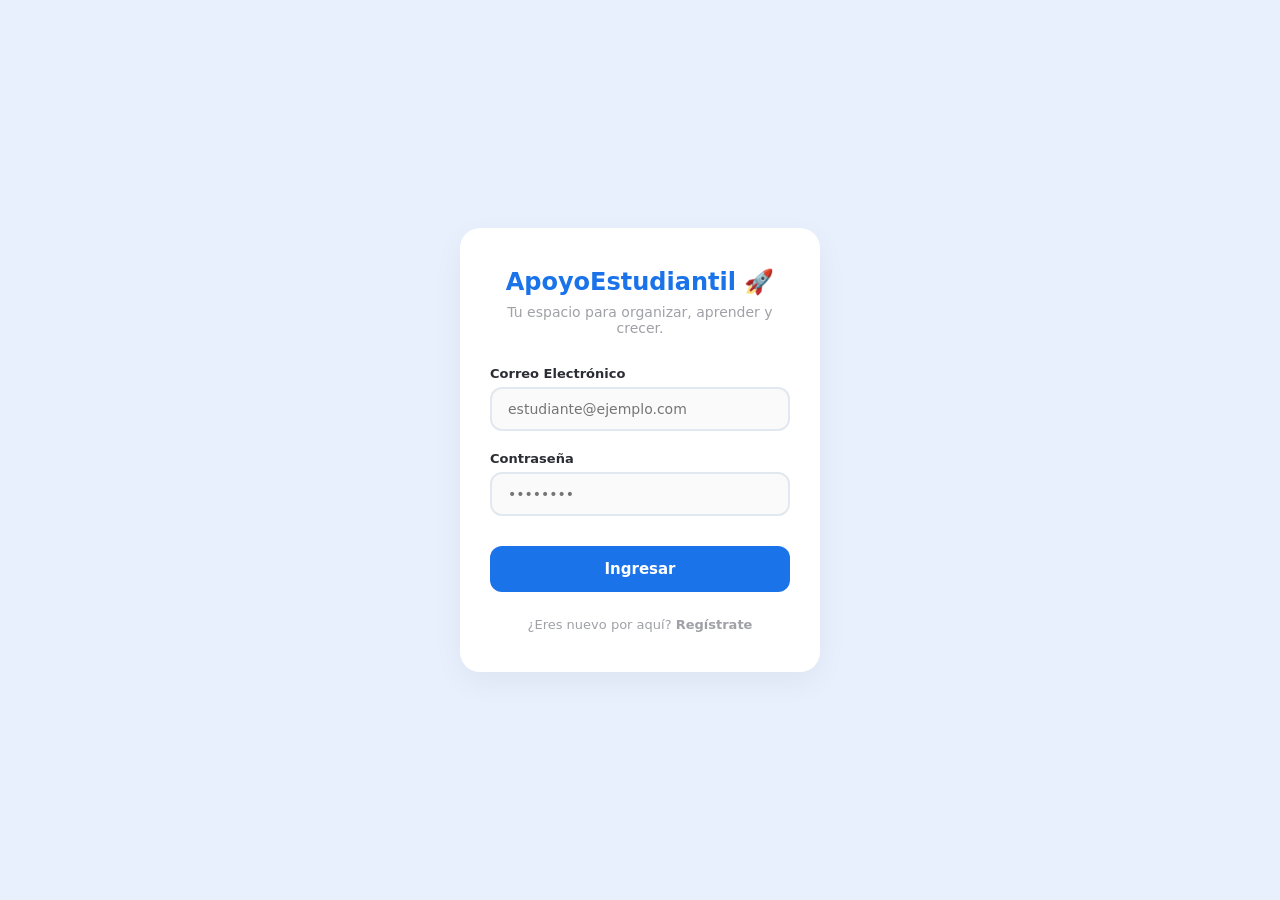
<file: frontend/index.html>
<!DOCTYPE html>
<html lang="es">
<head>
    <meta charset="UTF-8">
    <meta name="viewport" content="width=device-width, initial-scale=1.0">
    <title>Apoyo Estudiantil - Panel Principal</title>
    <style>
        :root {
    --bg-color: #E0F2F1;      /* Turquesa pastel de fondo */
    --text-dark: #004D40;     /* Texto oscuro para contraste */
    --border-color: #B2DFDB;  
    --card-bg: #ffffff;
    
    /* El turquesa vivo lo aplicamos a los hover de las tarjetas */
    --green-pastel: #E0F2F1;
    --green-text: #009688;    /* Turquesa vivo */
    --blue-pastel: #E0F2F1;
    --blue-text: #009688;
    --purple-pastel: #E0F2F1;
    --purple-text: #009688;
}
        * { box-sizing: border-box; margin: 0; padding: 0; }

        body {
            font-family: 'Segoe UI', system-ui, -apple-system, sans-serif;
            background-color: var(--bg-color);
            color: var(--text-dark);
            display: flex;
            align-items: center;
            justify-content: center;
            min-height: 100vh;
            padding: 20px;
        }

        .dashboard-container {
            max-width: 750px;
            width: 100%;
            background: var(--card-bg);
            padding: 40px;
            border-radius: 20px;
            box-shadow: 0 10px 25px rgba(0,0,0,0.05);
            text-align: center;
        }

        h1 {
            font-size: 2.2rem;
            margin-bottom: 10px;
            color: var(--text-dark);
        }

        .welcome-text {
            color: #64748b;
            margin-bottom: 30px;
            font-size: 1.1rem;
        }

        .menu-options {
            display: grid;
            grid-template-columns: repeat(auto-fit, minmax(200px, 1fr));
            gap: 20px;
            margin-bottom: 35px;
        }

        .option-card {
            background: #ffffff;
            border: 2px solid var(--border-color);
            border-radius: 16px;
            padding: 25px 20px;
            text-decoration: none;
            color: var(--text-dark);
            text-align: center;
            transition: all 0.3s ease;
            display: flex;
            flex-direction: column;
            align-items: center;
            justify-content: center;
            gap: 10px;
        }

        .option-card:hover {
            transform: translateY(-5px);
            box-shadow: 0 12px 20px rgba(0,0,0,0.08);
        }

        /* Efectos de color individuales al pasar el mouse */
        .option-test:hover {
            background-color: var(--green-pastel);
            border-color: var(--green-text);
        }

        .option-coach:hover {
            background-color: var(--blue-pastel);
            border-color: var(--blue-text);
        }

        .option-profile:hover {
            background-color: var(--purple-pastel);
            border-color: var(--purple-text);
        }

        .icon-box {
            font-size: 2.2rem;
            margin-bottom: 5px;
        }

        h3 {
            font-size: 1.2rem;
            margin-bottom: 6px;
            color: var(--text-dark);
        }

        p {
            font-size: 0.9rem;
            color: #64748b;
            line-height: 1.4;
        }

        .logout-btn {
            background-color: #fee2e2;
            color: #ef4444;
            border: none;
            padding: 12px 24px;
            font-size: 1rem;
            font-weight: 600;
            border-radius: 10px;
            cursor: pointer;
            transition: all 0.2s ease;
        }

        .logout-btn:hover {
            background-color: #ef4444;
            color: white;
        }
    </style>
    <script>
        // Proteger la ruta antes de renderizar la pantalla
        if (!localStorage.getItem('usuario_id')) {
            window.location.href = 'login.html';
        }
    </script>
</head>
<body class="theme-inicio">

<div class="dashboard-container">
    <h1 id="welcomeTitle">🧠 Apoyo Estudiantil LUZ</h1>
    <p class="welcome-text">¿Qué módulo deseas utilizar el día de hoy?</p>
    
    <div class="menu-options">
        <a href="test_cognitivo.html" class="option-card option-test">
            <div class="icon-box">📊</div>
            <h3>Test de Áreas Cognitivas</h3>
            <p>Evalúa tus capacidades académicas y visualiza tus resultados en una matriz limpia.</p>
        </a>

        <a href="chat.html" class="option-card option-coach">
            <div class="icon-box">🤖</div>
            <h3>Asistente de Gestión Emocional</h3>
            <p>Conversa con la IA, desahoga el estrés académico y procesa tus intenciones.</p>
        </a>

        <a href="datos_person.html" class="option-card option-profile">
            <div class="icon-box">👤</div>
            <h3>Datos Personales</h3>
            <p>Revisa y actualiza tu información de perfil y tu plan activo.</p>
        </a>
    </div>
        
    <button class="logout-btn" onclick="logout()">Cerrar Sesión de forma segura</button>
</div>

<script>
    document.addEventListener("DOMContentLoaded", () => {
        const nombre = localStorage.getItem('usuario_nombre') || "Estudiante";
        document.getElementById('welcomeTitle').innerText = `🧠 ¡Hola, ${nombre}!`;
    });

    function logout() {
        localStorage.clear();
        window.location.href = 'login.html';
    }
</script>
</body>
</html>
</file>
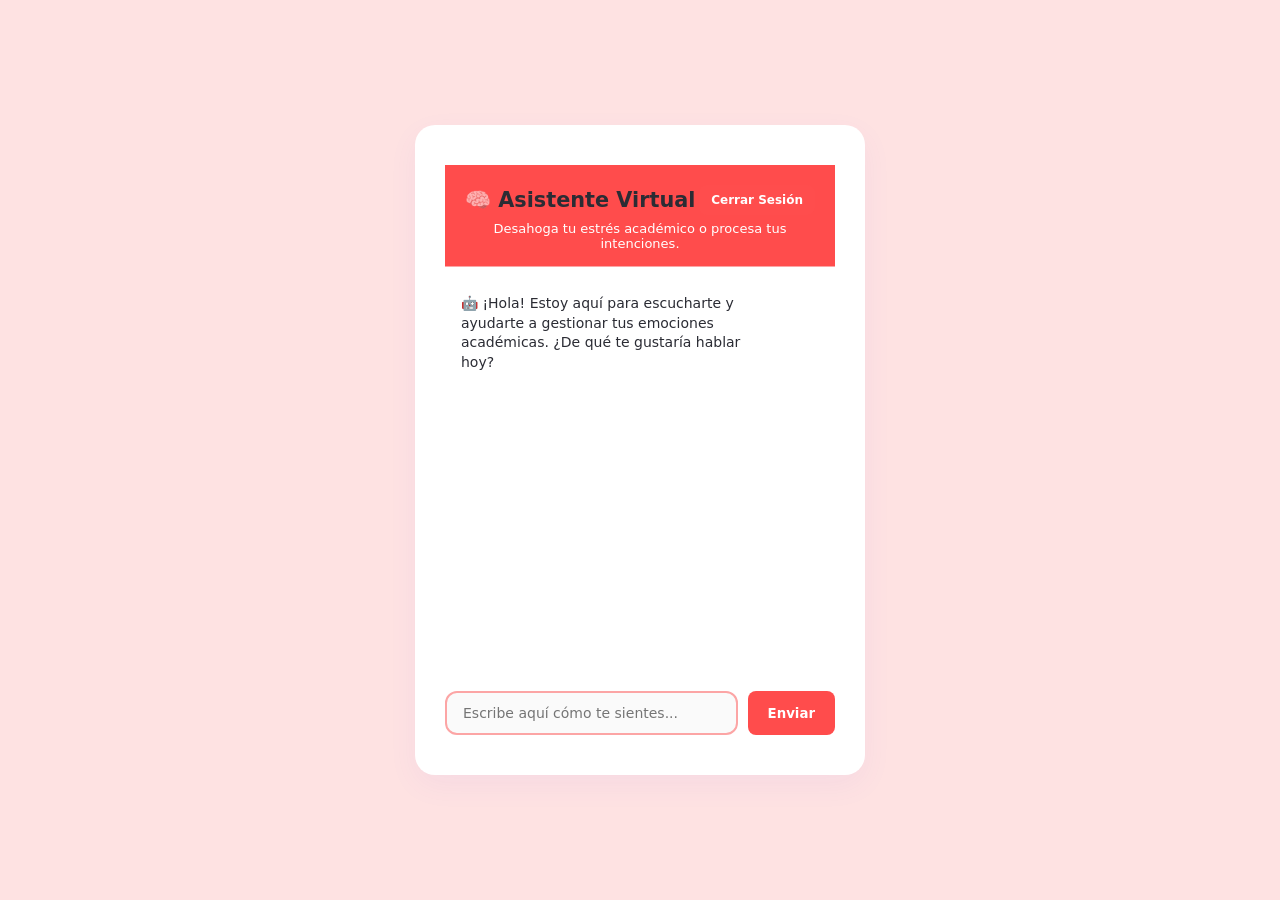
<file: frontend/chat.html>
<!DOCTYPE html>
<html lang="es">
<head>
    <meta charset="UTF-8">
    <meta name="viewport" content="width=device-width, initial-scale=1.0">
    <title>ApoyoEstudiantil | Asistente virtual</title>
    <link rel="stylesheet" href="style.css">
</head>
<body class="theme-asistente">
    <div class="chat-container">
        <header class="chat-header">
            <div class="header-top">
                <h2>🧠 Asistente Virtual</h2>
                <button id="btn-logout" class="logout-btn">Cerrar Sesión</button>
            </div>
            <p style="font-size: 13px; color: var(--text-muted);">Desahoga tu estrés académico o procesa tus intenciones.</p>
        </header>

        <div class="chat-box" id="chatBox">
            <div class="message system-message">
                🤖 ¡Hola! Estoy aquí para escucharte y ayudarte a gestionar tus emociones académicas. ¿De qué te gustaría hablar hoy?
            </div>
        </div>

        <div class="chat-input-area">
            <input type="text" id="userInput" placeholder="Escribe aquí cómo te sientes..." autocomplete="off">
            <button id="sendBtn">Enviar</button>
        </div>
    </div>

    <script src="app.js"></script>
</body>
</html>
</file>
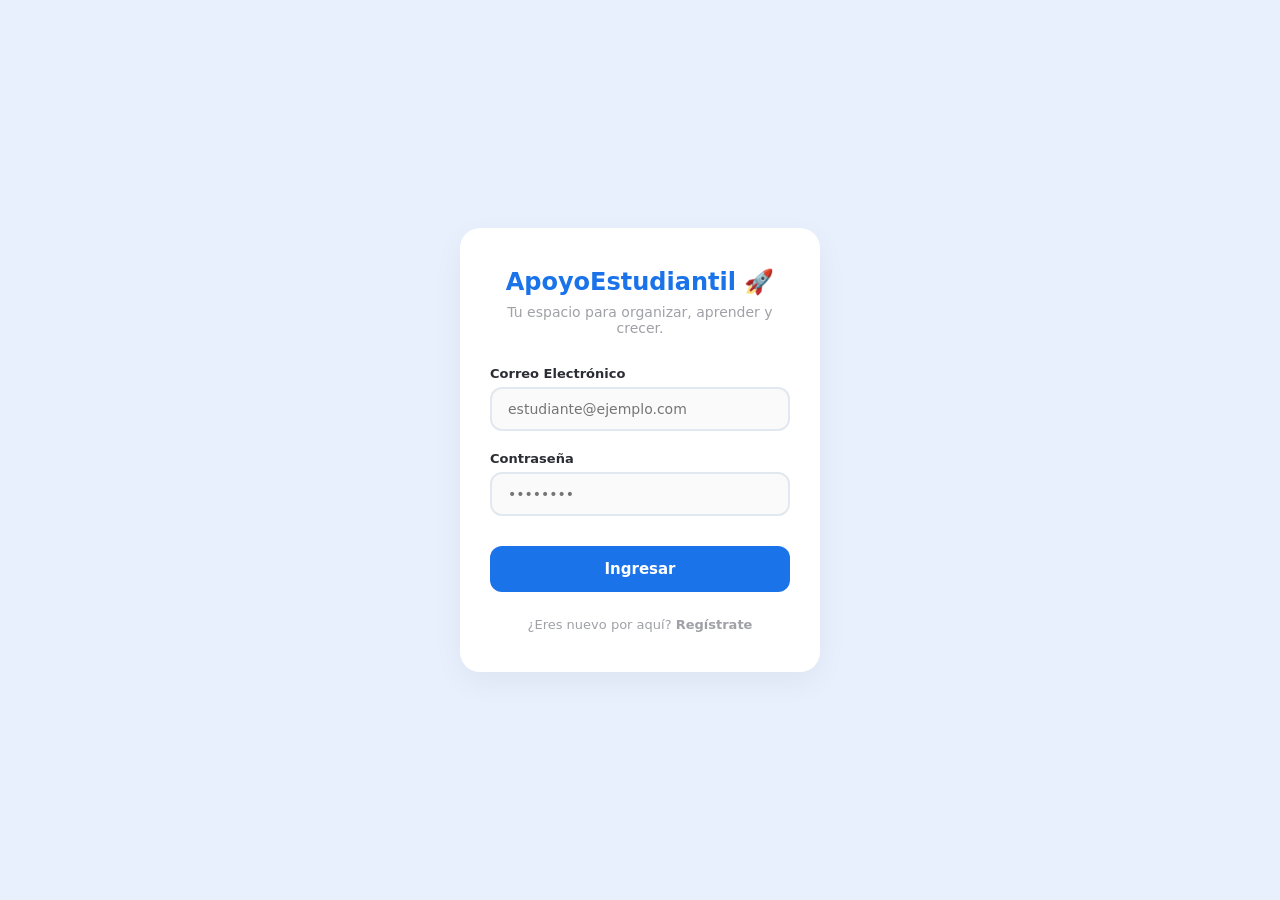
<file: frontend/datos_person.html>
<!DOCTYPE html>
<html lang="es">
<head>
    <meta charset="UTF-8">
    <meta name="viewport" content="width=device-width, initial-scale=1.0">
    <title>ApoyoEstudiantil | Datos personales</title>
    <link rel="stylesheet" href="style.css">
</head>
<body class="theme-datos">
    <div class="perfil-card">
        <div class="header-card">
            <h2>👤 Mis Datos Personales</h2>
            <p>Visualiza o edita tu información de perfil estudiantil.</p>
        </div>
    
        <form id="formPerfil">
            <div class="form-group">
                <label for="perfilNombre">Nombre Completo:</label>
                <input type="text" id="perfilNombre" required disabled>
            </div>

            <div class="form-group">
                <label for="perfilCorreo">Correo Electrónico:</label>
                <input type="email" id="perfilCorreo" readonly style="background-color: #E2E8F0; cursor: not-allowed;">
            </div>

            <div class="form-group">
                <label for="perfilNivel">Rango/Nivel Académico:</label>
                <select id="perfilNivel" required disabled>
                    <option value="Bachillerato">Bachillerato</option>
                    <option value="Pregrado">Universitario</option>
                </select>
            </div>

            <div style="margin-top: 20px; display: flex; flex-direction: column; gap: 8px;">
                <button type="button" id="btnEditar" class="btn-primary-card">✏️ Editar Datos</button>
                <button type="submit" id="btnGuardar" class="btn-primary-card" style="display: none; background-color: var(--secondary-color);">💾 Guardar Cambios</button>
                <button type="button" id="btnCancelar" class="btn-volver" style="display: none; background-color: #A0AEC0; color: white;">❌ Cancelar</button>
            </div>
        </form>

        <hr class="divisor">

        <h3 style="font-size: 15px; margin-bottom: 8px;">📋 Plan Cognitivo Activo</h3>
        <div id="planCognitivoContenedor" class="plan-contenedor"></div>

        <div class="perfil-acciones" style="margin-top: 20px;">
            <button id="btnRegresarMenu" class="btn-volver">🏠 Volver al Menú Principal</button>
        </div>
    </div>

    <script src="inicio.js"></script> 
</body>
</html>
</file>
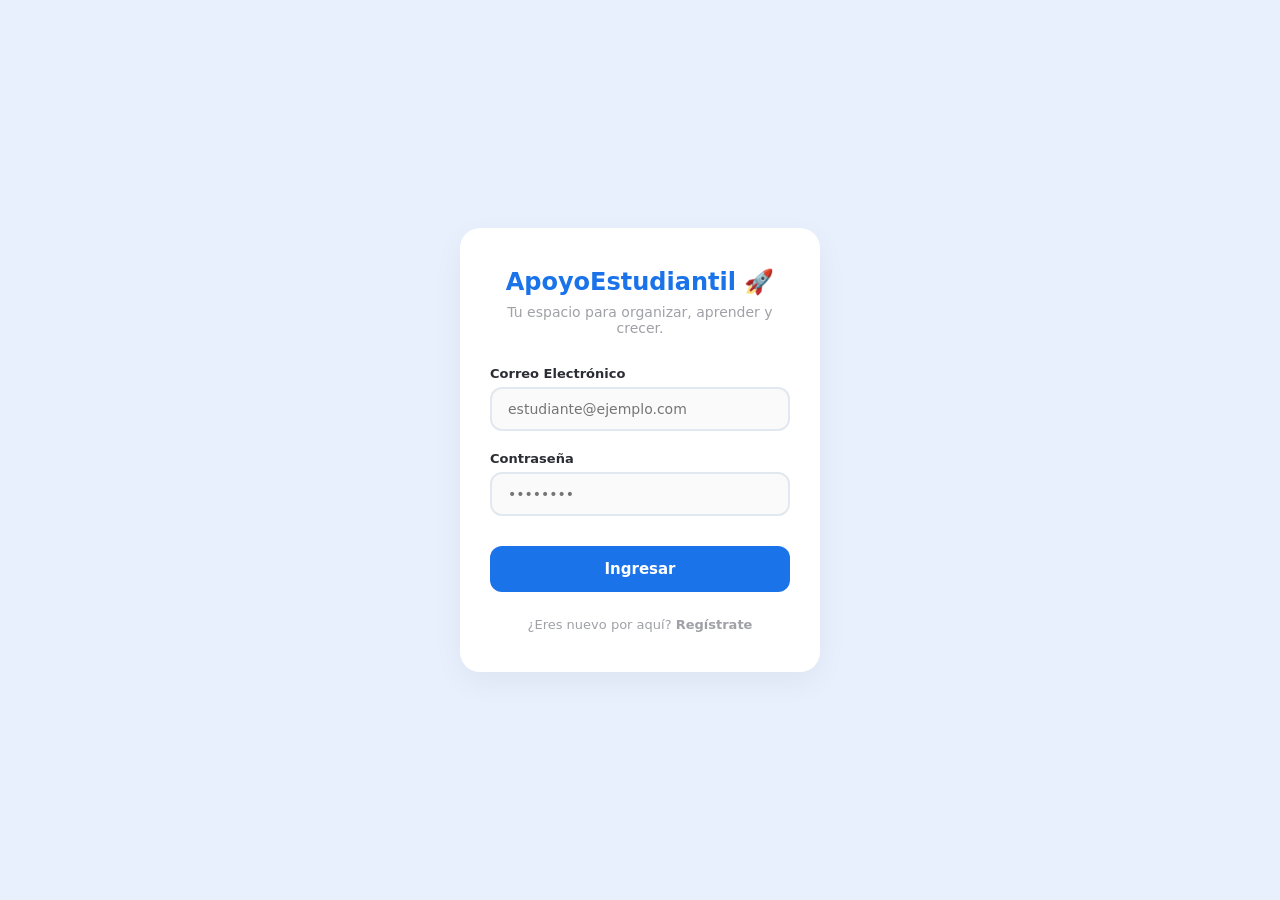
<file: frontend/login.html>
<!DOCTYPE html>
<html lang="es">
<head>
    <meta charset="UTF-8">
    <meta name="viewport" content="width=device-width, initial-scale=1.0">
    <title>ApoyoEstudiantil | Iniciar Sesión</title>
    <link rel="stylesheet" href="login.css">
</head>
<body class="theme-login">
    <div class="login-container">
        <div class="login-card">
            <div class="header">
                <h1>ApoyoEstudiantil 🚀</h1>
                <p>Tu espacio para organizar, aprender y crecer.</p>
            </div>

            <form id="login-form">
                <div class="input-group">
                    <label for="correo">Correo Electrónico</label>
                    <input type="email" id="correo" placeholder="estudiante@ejemplo.com" required>
                </div>

                <div class="input-group">
                    <label for="clave">Contraseña</label>
                    <input type="password" id="clave" placeholder="••••••••" required>
                </div>

                <div id="mensaje-error" style="color: #ff4d4d; margin-bottom: 15px; display: none; text-align: center; font-size: 0.9rem;"></div>

                <button type="submit" id="btn-login" class="btn-primary">Ingresar</button>
            </form>

            <div class="footer">
                <p>¿Eres nuevo por aquí? <a href="registrar.html">Regístrate</a></p>
            </div>
        </div>
    </div>
    
    <script src="login.js"></script>
</body>
</html>
</file>
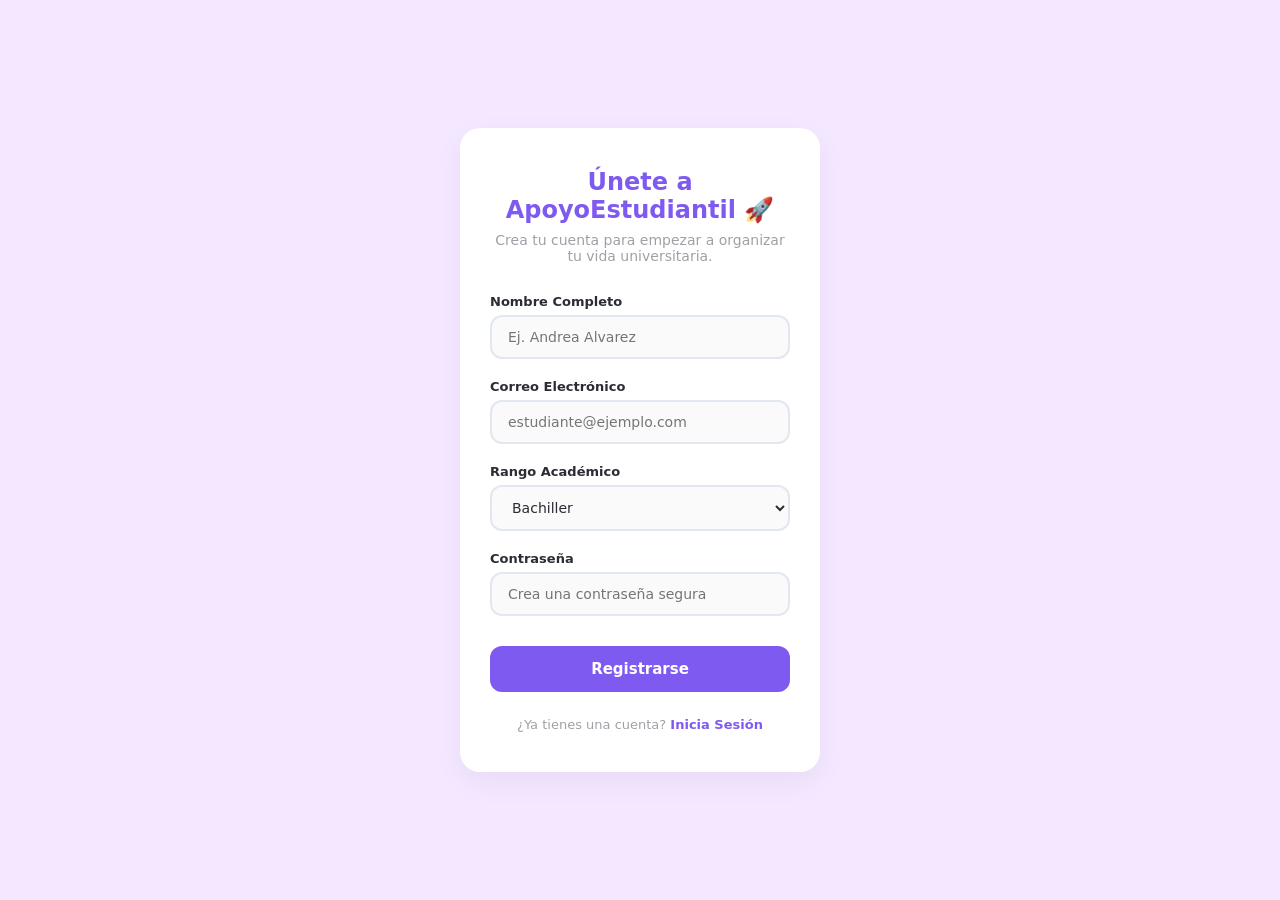
<file: frontend/registrar.html>
<!DOCTYPE html>
<html lang="es">
<head>
    <meta charset="UTF-8">
    <meta name="viewport" content="width=device-width, initial-scale=1.0">
    <title>ApoyoEstudiantil | Registro</title>
    <link rel="stylesheet" href="login.css">
</head>
<body class="theme-registro">
    <div class="login-container">
        <div class="login-card">
            <div class="header">
                <h1>Únete a ApoyoEstudiantil 🚀</h1>
                <p>Crea tu cuenta para empezar a organizar tu vida universitaria.</p>
            </div>

            <form id="registroForm">
                <div class="input-group">
                    <label for="nombre">Nombre Completo</label>
                    <input type="text" id="nombre" placeholder="Ej. Andrea Alvarez" required>
                </div>

                <div class="input-group">
                    <label for="correo">Correo Electrónico</label>
                    <input type="email" id="correo" placeholder="estudiante@ejemplo.com" required>
                </div>

                <div class="input-group">
                    <label for="rango_academico">Rango Académico</label>
                    <select id="rango_academico" required style="padding: 12px 16px; border: 2px solid var(--border-color); border-radius: 12px; font-size: 14px; outline: none; background-color: #FAFAFA; color: var(--text-main);">
                        <option value="Bachiller">Bachiller</option>
                        <option value="Universitario">Universitario</option>
                        <option value="Otro">Otro</option>
                    </select>
                </div>

                <div class="input-group">
                    <label for="contraseña">Contraseña</label>
                    <input type="password" id="password" placeholder="Crea una contraseña segura" required>
                </div>

                <div id="mensajeFeedback" style="margin-bottom: 15px; font-size: 13px; font-weight: 600; text-align: center; display: none;"></div>

                <button type="submit" class="btn-primary">Registrarse</button>
            </form>

            <div class="footer">
                <p>¿Ya tienes una cuenta? <a href="login.html" style="color: var(--primary-color);">Inicia Sesión</a></p>
            </div>
        </div>
    </div>
    
    <script src="registro.js"></script>
</body>
</html>
</file>
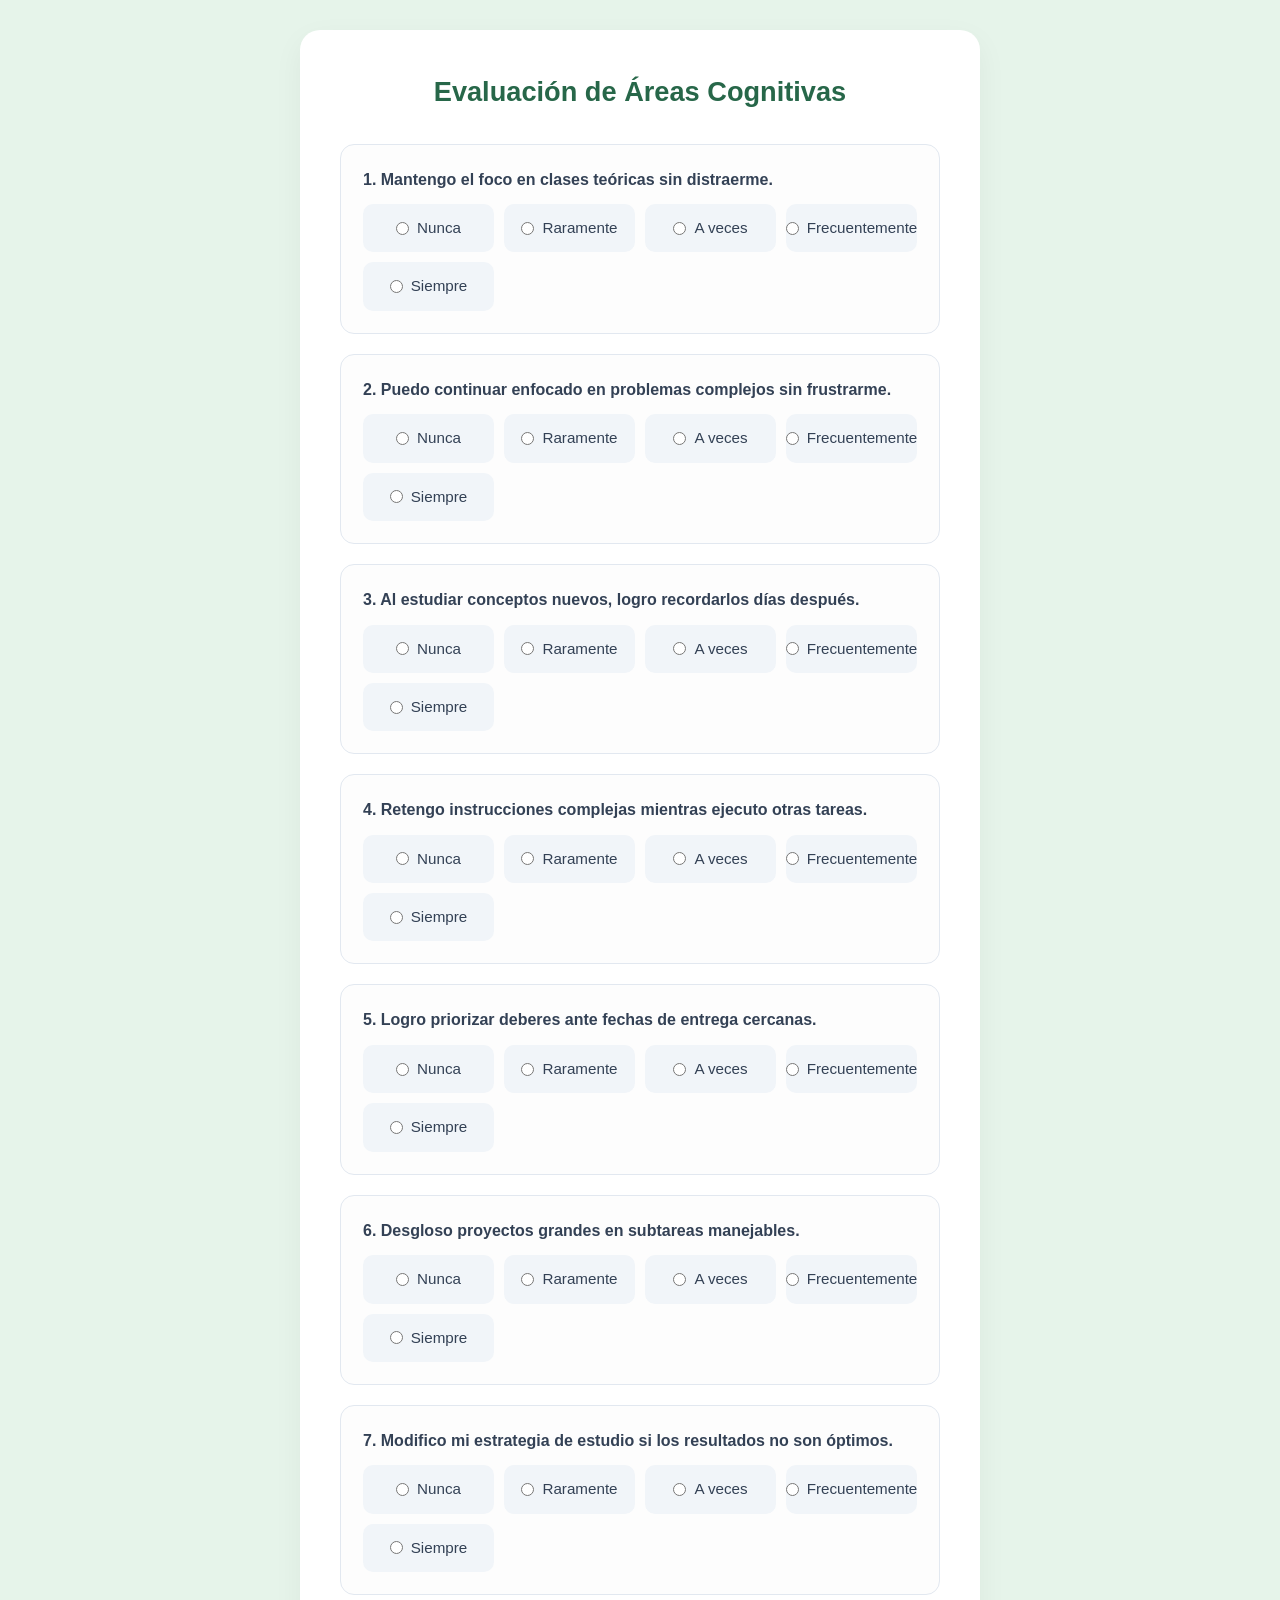
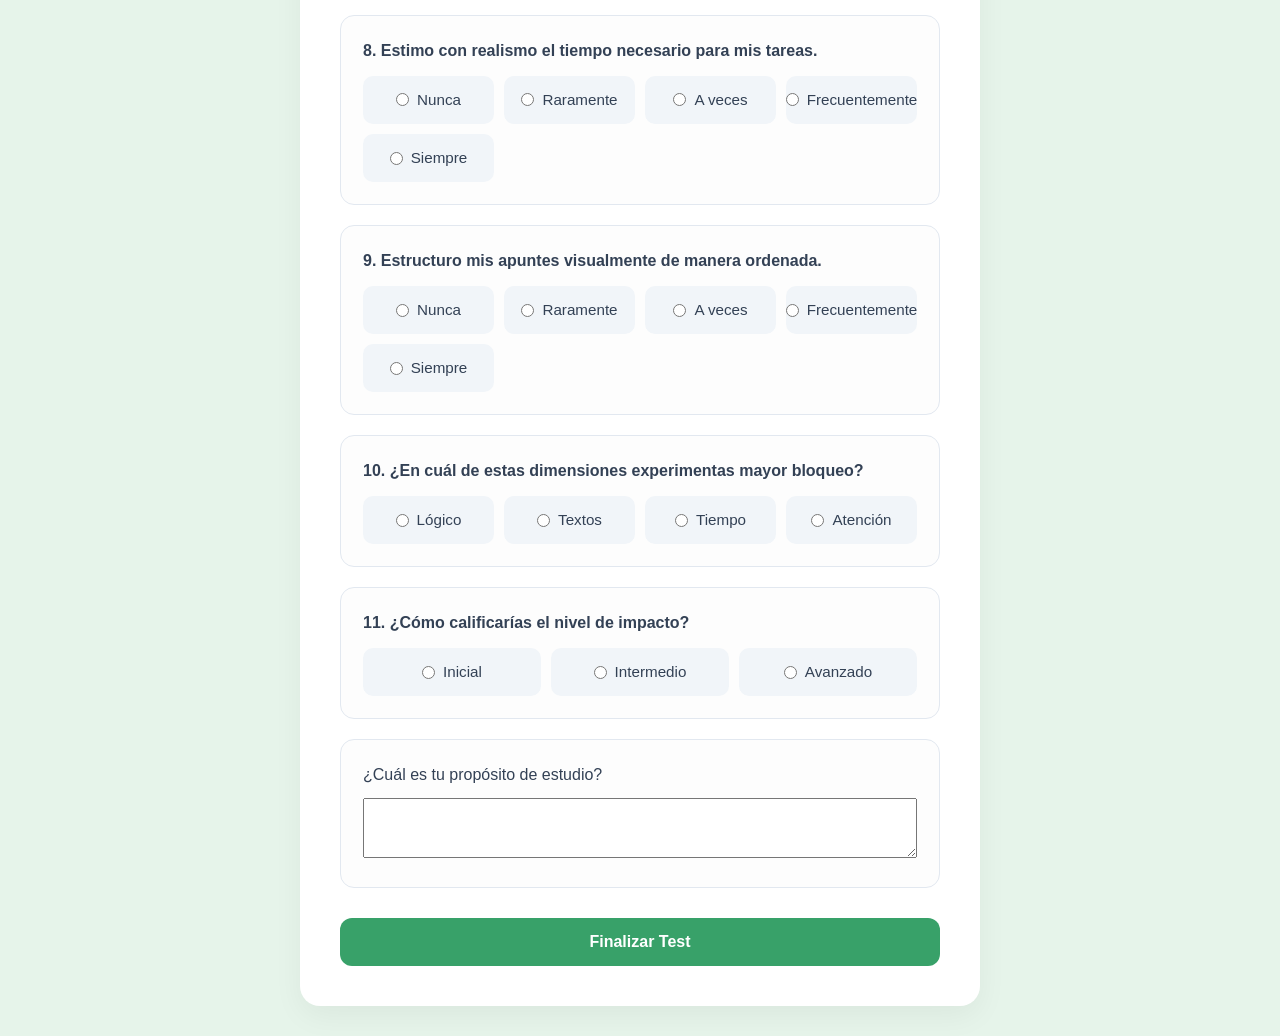
<file: frontend/test_cognitivo.html>
<!DOCTYPE html>
<html lang="es">
<head>
    <meta charset="UTF-8">
    <title>ApoyoEstudiantil - Test</title>
    <link rel="stylesheet" href="test.css">
</head>
<body class="theme-test">
<div class="container">
    <div id="testScreen">
        <h1>Evaluación de Áreas Cognitivas</h1>
        <form id="cognitiveTestForm">
            <div id="preguntasContainer"></div>

            <div class="question-block">
                <p>10. ¿En cuál de estas dimensiones experimentas mayor bloqueo?</p>
                <div class="options-group">
                    <label class="option-label"><input type="radio" name="bloqueo" value="Logico" required> Lógico</label>
                    <label class="option-label"><input type="radio" name="bloqueo" value="Textos" required> Textos</label>
                    <label class="option-label"><input type="radio" name="bloqueo" value="Tiempo" required> Tiempo</label>
                    <label class="option-label"><input type="radio" name="bloqueo" value="Atencion" required> Atención</label>
                </div>
            </div>

            <div class="question-block">
                <p>11. ¿Cómo calificarías el nivel de impacto?</p>
                <div class="options-group">
                    <label class="option-label"><input type="radio" name="nivel" value="Inicial" required> Inicial</label>
                    <label class="option-label"><input type="radio" name="nivel" value="Intermedio" required> Intermedio</label>
                    <label class="option-label"><input type="radio" name="nivel" value="Avanzado" required> Avanzado</label>
                </div>
            </div>

            <div class="question-block">
                <label>¿Cuál es tu propósito de estudio?</label>
                <textarea name="proposito" required style="width:100%; height:60px; margin-top:10px;"></textarea>
            </div>

            <button type="submit" class="btn-action">Finalizar Test</button>
        </form>
    </div>

    <div id="resultsScreen" style="display: none;">
    <h2>Tus Resultados de la Evaluación</h2>
    <div id="diagnostico-container" class="diagnostico-panel" style="display: none;">
        <h3>Perfil de Entrenamiento</h3>
        <p id="diagnostico-texto"></p>
    </div>
    <table>
        <thead>
            <tr>
                <th>Dimensión Cognitiva</th>
                <th>Puntuación</th>
                <th>Estado</th>
            </tr>
        </thead>
        <tbody id="resultsTableBody">
            </tbody>
    </table>

    <div id="contenedor-ejercicios"></div>
    <div class="actions-container">
        <button id="btnVolverInicio" class="btn-inicio">🏠 Volver al Inicio</button>
    </div>
</div>

<script>
    const bancoPreguntas = [
        "1. Mantengo el foco en clases teóricas sin distraerme.",
        "2. Puedo continuar enfocado en problemas complejos sin frustrarme.",
        "3. Al estudiar conceptos nuevos, logro recordarlos días después.",
        "4. Retengo instrucciones complejas mientras ejecuto otras tareas.",
        "5. Logro priorizar deberes ante fechas de entrega cercanas.",
        "6. Desgloso proyectos grandes en subtareas manejables.",
        "7. Modifico mi estrategia de estudio si los resultados no son óptimos.",
        "8. Estimo con realismo el tiempo necesario para mis tareas.",
        "9. Estructuro mis apuntes visualmente de manera ordenada."
    ];

    const container = document.getElementById('preguntasContainer');
    bancoPreguntas.forEach((pregunta, index) => {
        container.innerHTML += `
            <div class="question-block">
                <p>${pregunta}</p>
                <div class="options-group">
                    ${['Nunca','Raramente','A veces','Frecuentemente','Siempre'].map(op => `
                        <label class="option-label"><input type="radio" name="p${index+1}" value="${op}" required> ${op}</label>
                    `).join('')}
                </div>
            </div>
        `;
    });

    document.getElementById('cognitiveTestForm').addEventListener('submit', async (e) => {
        e.preventDefault();
        
        // Obtenemos el ID real almacenado cuando la persona hizo login
        const usuarioActivoId = localStorage.getItem("usuario_id");
        if (!usuarioActivoId) {
            alert("Tu sesión ha expirado o no has iniciado sesión. Serás redirigido.");
            window.location.href = "login.html";
            return;
        }

        const formData = new FormData(e.target);
        const respuestas = {};
        for(let i=1; i<=9; i++) respuestas[`p${i}`] = formData.get(`p${i}`);

        const payload = {
            usuario_id: usuarioActivoId, // <--- AHORA USA EL ID VERDADERO
            respuestas: respuestas,
            bloqueo: formData.get('bloqueo'),
            nivel: formData.get('nivel'),
            proposito: formData.get('proposito')
        };

        const res = await fetch('http://127.0.0.1:5000/api/cognitivo/evaluar', {
            method: 'POST',
            headers: {'Content-Type': 'application/json'},
            body: JSON.stringify(payload)
        });
        
        const data = await res.json();
        
        if(data.status === 'success') {
            document.getElementById('testScreen').style.display = 'none';
            document.getElementById('resultsScreen').style.display = 'block';
            
            const tbody = document.getElementById('resultsTableBody');
            tbody.innerHTML = '';
            
            // Generar filas dinámicamente
            for (const [area, info] of Object.entries(data.resultados)) {
                tbody.innerHTML += `
                    <tr>
                        <td><strong>${area}</strong></td>
                        <td>${info.puntuacion} / 5.0</td>
                        <td><span class="${info.estado === 'Fortaleza' ? 'badge-fortaleza' : 'badge-oportunidad'}">
                            ${info.estado}
                        </span></td>
                    </tr>`;
            }

            // =================================================================
            // NUEVA LÓGICA DE AUTOMATIZACIÓN DE EJERCICIOS (Desde Firestore)
            // =================================================================
            const contenedorEjercicios = document.getElementById('contenedor-ejercicios');
            contenedorEjercicios.innerHTML = '<h3>Cargando tu plan de entrenamiento personalizado...</h3>';

            const mapeoCategorias = {
                "Atención": "atencion",
                "Funciones Ejecutivas": "ejecutivas",
                "Memoria": "memoria",
                "Orientación": "orientacion"
            };

            let htmlEjerciciosAcumulado = `<h2>📚 Plan de Estimulación Recomendado</h2>`;
            let tieneOportunidades = false;

            for (const [area, info] of Object.entries(data.resultados)) {
                if (info.estado === 'Oportunidad') {
                    tieneOportunidades = true;
                    const categoriaRuta = mapeoCategorias[area];

                    try {
                        const responseEjercicios = await fetch(`http://127.0.0.1:5000/api/ejercicios/${categoriaRuta}`);
                        const dataEjercicios = await responseEjercicios.json();

                        if (dataEjercicios.status === 'success') {
                            htmlEjerciciosAcumulado += `
                                <div class="seccion-ejercicios-area">
                                    <h3>💡 Ejercicios de refuerzo para: ${area}</h3>
                                    <div class="ejercicios-grid">
                            `;

                            dataEjercicios.data.forEach(ejercicio => {
                                htmlEjerciciosAcumulado += `
                                    <div class="card-ejercicio">
                                        <div class="card-ejercicio-header">
                                            <h4>${ejercicio.nombre}</h4>
                                            <span class="badge-nivel">${ejercicio.nivel}</span>
                                        </div>
                                        <p class="descripcion-ejercicio">${ejercicio.descripcion}</p>
                                        <div class="instruccion-ejercicio">
                                            <strong>Instrucción práctica:</strong> ${ejercicio.instruccion}
                                        </div>
                                        <button class="btn-completar-ejercicio" onclick="alert('¡Excelente trabajo! Ejercicio registrado.')">
                                            Marcar como Realizado
                                        </button>
                                    </div>
                                `;
                            });

                            htmlEjerciciosAcumulado += `</div></div>`;
                        }
                    } catch (err) {
                        console.error(`Error al solicitar ejercicios de ${categoriaRuta}:`, err);
                    }
                }
            }

            if (!tieneOportunidades) {
                htmlEjerciciosAcumulado += `
                    <div class="instruccion-ejercicio" style="border-left-color: #48bb78; background-color: #f0fff4;">
                        <strong>¡Felicitaciones!</strong> Has mantenido un rendimiento óptimo en todas las áreas cognitivas evaluadas hoy. No requieres ejercicios de nivelación inmediatos.
                    </div>
                `;
            }

            contenedorEjercicios.innerHTML = htmlEjerciciosAcumulado;
        }
    });

    // =================================================================
    // MODIFICACIÓN: LÓGICA DEL BOTÓN VOLVER AL INICIO
    // =================================================================
    document.getElementById('btnVolverInicio').addEventListener('click', () => {
        window.location.href = 'index.html'; 
    });
</script>
</body>
</html>
</file>
<file: frontend/style.css>
/* Color para Datos Personales (Naranja) */
body.theme-datos {
    --bg-color: #FFEDD5;      /* Naranja pastel de fondo */
    --primary-color: #EA580C; /* Naranja vivo para botones/detalles */
    --primary-hover: #C2410C;
    --card-bg: #FFFFFF;     
    --text-main: #2B2C34;         
    --border-color: #FDBA74; 
}

/* Color para Asistente Virtual (Rojo) */
body.theme-asistente {
    --bg-color: #FEE2E2;      /* Rojo pastel de fondo */
    --primary-color: #ff4c4c; /* Rojo vivo para botones/header */
    --primary-hover: #fa3535;
    --card-bg: #FFFFFF;     
    --text-main: #2B2C34;         
    --border-color: #FCA5A5; 
}

/* Modifica también la clase .chat-header para que use la variable de color vivo */
.chat-header {
    background: var(--primary-color, #1a73e8); /* Ahora tomará el rojo vivo */
    color: white;
    padding: 20px;
    text-align: center;
}

/* Y el botón de enviar del chat */
#sendBtn {
    background: var(--primary-color, #1a73e8); /* Tomará el rojo vivo */
    color: white;
    border: none;
    padding: 0 20px;
    border-radius: 8px;
    cursor: pointer;
    font-weight: bold;
}

* {
    margin: 0;
    padding: 0;
    box-sizing: border-box;
    font-family: 'Segoe UI', system-ui, -apple-system, sans-serif;
}

body {
    background-color: var(--bg-color);
    color: var(--text-main);
    display: flex;
    justify-content: center;
    align-items: center;
    min-height: 100vh;
    padding: 20px;
}

/* --- ESTRUCTURA DE LA TARJETA PRINCIPAL (LA CAJITA) --- */
.perfil-card, .chat-container {
    background-color: var(--card-bg);
    padding: 40px 30px;
    border-radius: 20px;
    box-shadow: 0 10px 30px rgba(127, 90, 240, 0.06);
    width: 100%;
    max-width: 450px;
    display: flex;
    flex-direction: column;
    box-sizing: border-box;
}

/* Ajuste específico para que el chat mantenga una altura estilizada */
.chat-container {
    height: 85vh;
    max-height: 650px;
}

/* Encabezados */
.header-card {
    text-align: center;
    margin-bottom: 25px;
}

.header-card h2 {
    font-size: 1.6rem;
    color: var(--text-main);
    margin-bottom: 8px;
}

.header-card p {
    font-size: 14px;
    color: var(--text-muted);
}

/* --- ESTILOS DE FORMULARIOS (DATOS PERSONALES) --- */
.form-group {
    margin-bottom: 20px;
    display: flex;
    flex-direction: column;
}

.form-group label {
    font-size: 13px;
    font-weight: 600;
    margin-bottom: 6px;
    color: var(--text-main);
}

.form-group input, .form-group select {
    padding: 12px 16px;
    border: 2px solid var(--border-color);
    border-radius: 12px;
    font-size: 14px;
    outline: none;
    transition: all 0.3s ease;
    background-color: #FAFAFA;
    color: var(--text-main);
    width: 100%;
}

.form-group input:focus, .form-group select:focus {
    border-color: var(--primary-color);
    background-color: #FFF;
    box-shadow: 0 0 0 4px rgba(127, 90, 240, 0.1);
}

/* --- COMPONENTES DEL CHAT --- */
.chat-header {
    border-bottom: 1px solid var(--border-color);
    padding-bottom: 15px;
    margin-bottom: 15px;
}

.header-top {
    display: flex;
    justify-content: space-between;
    align-items: center;
    margin-bottom: 6px;
}

.header-top h2 {
    font-size: 1.3rem;
    color: var(--text-main);
}

.chat-box {
    flex: 1;
    overflow-y: auto;
    padding-right: 5px;
    margin-bottom: 15px;
    display: flex;
    flex-direction: column;
    gap: 12px;
}

/* Mensajes */
.message {
    max-width: 85%;
    padding: 12px 16px;
    border-radius: 16px;
    font-size: 14px;
    line-height: 1.4;
}

.system-message {
    background-color: var(--msg-system);
    color: var(--msg-system-text);
    align-self: flex-start;
    border-bottom-left-radius: 4px;
}

.user-message {
    background-color: var(--msg-user);
    color: rgb(70, 67, 67);
    align-self: flex-end;
    border-bottom-right-radius: 4px;
}

.ia-message {
    background-color: var(--msg-ia);
    color: var(--text-main);
    align-self: flex-start;
    border: 1px solid var(--border-color);
    border-bottom-left-radius: 4px;
}

/* Área de entrada del chat */
.chat-input-area {
    display: flex;
    gap: 10px;
}

.chat-input-area input {
    flex: 1;
    padding: 12px 16px;
    border: 2px solid var(--border-color);
    border-radius: 12px;
    outline: none;
    font-size: 14px;
    background-color: #FAFAFA;
    transition: all 0.3s ease;
}

.chat-input-area input:focus {
    border-color: var(--primary-color);
    background-color: #e73a3a;
}

.chat-input-area button {
    padding: 12px 20px;
    background-color: var(--primary-color);
    color: white;
    border: none;
    border-radius: 12px;
    font-weight: 600;
    cursor: pointer;
    transition: background-color 0.3s ease;
}

.chat-input-area button:hover {
    background-color: var(--primary-hover);
}

/* --- BOTONES GENERALES DE ACCIÓN --- */
.btn-primary-card {
    width: 100%;
    padding: 14px;
    background-color: var(--primary-color);
    color: white;
    border: none;
    border-radius: 12px;
    font-size: 14px;
    font-weight: 600;
    cursor: pointer;
    transition: background-color 0.3s ease;
}

.btn-primary-card:hover {
    background-color: var(--primary-hover);
}

.btn-volver {
    width: 100%;
    padding: 12px;
    background-color: #E2E8F0;
    color: var(--text-main);
    border: none;
    border-radius: 12px;
    font-size: 14px;
    font-weight: 600;
    cursor: pointer;
    transition: background-color 0.3s ease;
}

.btn-volver:hover {
    background-color: #CBD5E1;
}

/* Plan Cognitivo Contenedor */
.plan-contenedor {
    background-color: #FAFAFA;
    border: 2px solid var(--border-color);
    padding: 12px;
    border-radius: 12px;
    font-size: 14px;
    min-height: 50px;
}

.divisor {
    margin: 20px 0;
    border: 0;
    border-top: 2px solid var(--border-color);
}

.logout-btn {
    background-color: #FF4D4D;
    color: white;
    border: none;
    padding: 8px 12px;
    border-radius: 8px;
    font-size: 12px;
    font-weight: 600;
    cursor: pointer;
}

.logout-btn:hover {
    background-color: #E03E3E;
}
</file>
<file: frontend/login.css>
/* Color para Iniciar Sesión (Azul) */
body.theme-login {
    --bg-color: #E8F0FE;     /* Azul pastel de fondo */
    --primary-color: #1A73E8; /* Azul vivo para botones y bordes */
    --primary-hover: #1557B0;
    --card-bg: #FFFFFF;     
    --text-main: #2B2C34;         
    --text-muted: #9FA1A6;        
    --border-color: #E2E8F0;
}

/* Color para Registro (Morado) */
body.theme-registro {
    --bg-color: #F3E8FF;     /* Morado pastel de fondo */
    --primary-color: #7F5AF0; /* Morado vivo para botones y bordes */
    --primary-hover: #6842D3;
    --card-bg: #FFFFFF;     
    --text-main: #2B2C34;         
    --text-muted: #9FA1A6;        
    --border-color: #E2E8F0;
}

* {
    margin: 0;
    padding: 0;
    box-sizing: border-box;
    font-family: 'Segoe UI', system-ui, -apple-system, sans-serif;
}

body {
    background-color: var(--bg-color);
    color: var(--text-main);
    display: flex;
    justify-content: center;
    align-items: center;
    min-height: 100vh;
}

.login-container {
    width: 100%;
    max-width: 400px;
    padding: 20px;
}

.login-card {
    background-color: var(--card-bg);
    padding: 40px 30px;
    border-radius: 20px; 
    box-shadow: 0 10px 30px rgba(0, 0, 0, 0.05); 
}

.header {
    text-align: center;
    margin-bottom: 30px;
}

.header h1 {
    font-size: 24px;
    color: var(--primary-color);
    margin-bottom: 8px;
}

.header p {
    font-size: 14px;
    color: var(--text-muted);
}

.input-group {
    margin-bottom: 20px;
    display: flex;
    flex-direction: column;
}

.input-group label {
    font-size: 13px;
    font-weight: 600;
    margin-bottom: 6px;
    color: var(--text-main);
}

.input-group input {
    padding: 12px 16px;
    border: 2px solid var(--border-color);
    border-radius: 12px;
    font-size: 14px;
    outline: none;
    transition: all 0.3s ease;
    background-color: #FAFAFA;
}

.input-group input:focus {
    border-color: var(--primary-color);
    background-color: #FFF;
    box-shadow: 0 0 0 4px rgba(127, 90, 240, 0.1);
}

.btn-primary {
    width: 100%;
    padding: 14px;
    background-color: var(--primary-color);
    color: white;
    border: none;
    border-radius: 12px;
    font-size: 15px;
    font-weight: bold;
    cursor: pointer;
    transition: background-color 0.3s ease, transform 0.1s ease;
    margin-top: 10px;
}

.btn-primary:hover {
    background-color: var(--primary-hover);
}

.btn-primary:active {
    transform: scale(0.98);
}

.footer {
    text-align: center;
    margin-top: 25px;
    font-size: 13px;
    color: var(--text-muted);
}

.footer a {
    color: var(--secondary-color);
    text-decoration: none;
    font-weight: bold;
    transition: color 0.3s ease;
}

.footer a:hover {
    color: var(--primary-color);
}
</file>
<file: frontend/test.css>
:root {
    /* Paleta del Test (Verde) */
    --bg-app: #E6F4EA;        /* Verde pastel de fondo */
    --primary: #38A169;       /* Verde vivo para detalles */
    --primary-dark: #276749;  /* Verde oscuro para títulos */
    --text-main: #334155;
    --white: #ffffff;
    --shadow: 0 4px 6px -1px rgba(0, 0, 0, 0.1);
    
    /* Paleta de Resultados (Amarillo) */
    --yellow-soft: #FFFBEB;   /* Amarillo pastel para cajas de resultado */
    --yellow-pastel: #FEF08A; 
    --yellow-border: #F59E0B; /* Amarillo vivo para bordes de resultado */
}

* {
    box-sizing: border-box;
    margin: 0;
    padding: 0;
}

body {
    font-family: 'Segoe UI', Tahoma, Geneva, Verdana, sans-serif;
    background-color: var(--bg-app);
    color: var(--text-main);
    line-height: 1.6;
    display: flex;
    justify-content: center;
    align-items: center;
    min-height: 100vh;
    padding: 30px 20px;
}

/* === ENFOCADO: Ampliado a 680px para mayor comodidad visual === */
.container {
    width: 100%;
    max-width: 680px;
    background: var(--white);
    padding: 40px;
    border-radius: 20px;
    box-shadow: 0 10px 30px rgba(0, 0, 0, 0.05);
}

h1 { 
    color: var(--primary-dark); 
    text-align: center; 
    margin-bottom: 30px; 
    font-size: 1.7rem; 
    font-weight: 700;
}

.question-block {
    background: #fdfdfd;
    padding: 22px;
    border-radius: 14px;
    border: 1px solid #e2e8f0;
    margin-bottom: 20px;
    transition: border-color 0.2s;
}

.question-block:hover { 
    border-color: var(--primary); 
}

.question-block p {
    font-weight: 600;
    margin-bottom: 12px;
}

/* === MEJORADO: Distribución inteligente en malla para las opciones === */
.options-group { 
    display: grid; 
    grid-template-columns: repeat(auto-fit, minmax(130px, 1fr)); 
    gap: 10px; 
    margin-top: 10px; 
}

.option-label {
    display: flex;
    align-items: center;
    justify-content: center;
    text-align: center;
    cursor: pointer;
    background: #f1f5f9;
    padding: 12px 14px;
    border-radius: 10px;
    font-size: 0.95rem;
    font-weight: 500;
    transition: all 0.2s ease;
}

.option-label:hover { 
    background: #e2e8f0; 
}

input[type="radio"] { 
    margin-right: 8px; 
    accent-color: var(--primary); 
}

.btn-action {
    width: 100%;
    padding: 15px;
    background: var(--primary);
    color: white;
    border: none;
    border-radius: 12px;
    font-size: 16px;
    font-weight: bold;
    cursor: pointer;
    transition: background 0.3s, transform 0.1s;
    margin-top: 10px;
}

.btn-action:hover { 
    background: var(--primary-dark); 
}

.btn-action:active {
    transform: scale(0.99);
}

/* --- RESULTADOS (MATRIZ DOBLE ENTRADA) --- */
.results-card { 
    background: #ffffff; 
    border-radius: 16px; 
    padding: 25px; 
    border: 2px solid var(--yellow-border); 
}

.results-table { 
    width: 100%; 
    border-collapse: separate; 
    border-spacing: 0; 
    margin-top: 20px; 
    border-radius: 12px; 
    overflow: hidden; 
}

.results-table th { 
    background-color: var(--yellow-pastel); 
    color: #713f12; 
    padding: 14px; 
    text-align: left; 
    font-weight: 700; 
    font-size: 0.95rem;
}

.results-table td { 
    padding: 14px; 
    border-bottom: 1px solid var(--yellow-border); 
    background-color: var(--yellow-soft); 
    font-size: 0.95rem;
}

.badge-fortaleza { 
    background-color: #dcfce7; 
    color: #166534; 
    padding: 6px 12px; 
    border-radius: 20px; 
    font-size: 0.85em; 
    font-weight: bold; 
}

.badge-oportunidad { 
    background-color: #fee2e2; 
    color: #991b1b; 
    padding: 6px 12px; 
    border-radius: 20px; 
    font-size: 0.85em; 
    font-weight: bold; 
}

/* --- SECCIÓN DE EJERCICIOS RECOMENDADOS --- */
#contenedor-ejercicios { 
    margin-top: 35px; 
    padding-top: 25px; 
    border-top: 2px dashed #e2e8f0; 
}

.seccion-ejercicios-area { 
    margin-bottom: 30px; 
}

.seccion-ejercicios-area h3 { 
    font-size: 1.2rem; 
    color: #1e293b; 
    margin-bottom: 15px; 
    display: flex; 
    align-items: center; 
    gap: 10px; 
}

/* === MEJORADO: Tarjetas de ejercicios en paralelo si hay espacio === */
.ejercicios-grid { 
    display: grid; 
    grid-template-columns: repeat(auto-fit, minmax(260px, 1fr)); 
    gap: 15px; 
}

.card-ejercicio { 
    background-color: #ffffff; 
    border: 1px solid #e2e8f0; 
    border-radius: 14px; 
    padding: 20px; 
    box-shadow: 0 4px 6px -1px rgba(0, 0, 0, 0.03); 
    display: flex;
    flex-direction: column;
    justify-content: space-between;
}

.card-ejercicio-header { 
    display: flex; 
    justify-content: space-between; 
    align-items: start; 
    margin-bottom: 12px; 
    gap: 10px; 
}

.card-ejercicio-header h4 { 
    font-size: 1rem; 
    color: #1a202c; 
    margin: 0; 
    font-weight: 600; 
}

.badge-nivel { 
    background-color: #edf2f7; 
    color: #4a5568; 
    font-size: 0.75rem; 
    padding: 4px 8px; 
    border-radius: 20px; 
    font-weight: 500; 
    white-space: nowrap;
}

.descripcion-ejercicio { 
    font-size: 0.9rem; 
    color: #4a5568; 
    margin-bottom: 12px; 
    line-height: 1.4; 
}

.instruccion-ejercicio { 
    background-color: #f7fafc; 
    border-left: 3px solid #ecc94b; 
    padding: 12px; 
    font-size: 0.85rem; 
    color: #4a5568; 
    border-radius: 0 8px 8px 0; 
    margin-bottom: 15px; 
}

.btn-completar-ejercicio { 
    background-color: #3182ce; 
    color: white; 
    border: none; 
    padding: 12px; 
    border-radius: 10px; 
    font-size: 0.9rem; 
    font-weight: bold; 
    cursor: pointer; 
    width: 100%; 
    text-align: center; 
    transition: background 0.2s;
}

.btn-completar-ejercicio:hover {
    background-color: #2b6cb0;
}

.actions-container { 
    margin-top: 30px; 
    display: flex; 
    justify-content: center; 
}

.btn-inicio { 
    background-color: #2b6cb0; 
    color: #ffffff; 
    border: none; 
    padding: 14px 30px; 
    font-size: 1rem; 
    font-weight: 600; 
    border-radius: 12px; 
    cursor: pointer; 
    width: 100%; 
    text-align: center; 
    transition: background 0.2s;
}

.btn-inicio:hover {
    background-color: #2c5282;
}

.diagnostico-panel { 
    background-color: #f8fafc; 
    border-left: 4px solid #4a5568; 
    padding: 15px 20px; 
    margin-bottom: 25px; 
    border-radius: 6px; 
}

.diagnostico-panel h3 { 
    margin-top: 0; 
    margin-bottom: 8px; 
    font-size: 1.1rem; 
    color: #2d3748; 
}

.diagnostico-panel p { 
    margin: 0; 
    color: #4a5568; 
    font-size: 0.95rem; 
}
</file>
